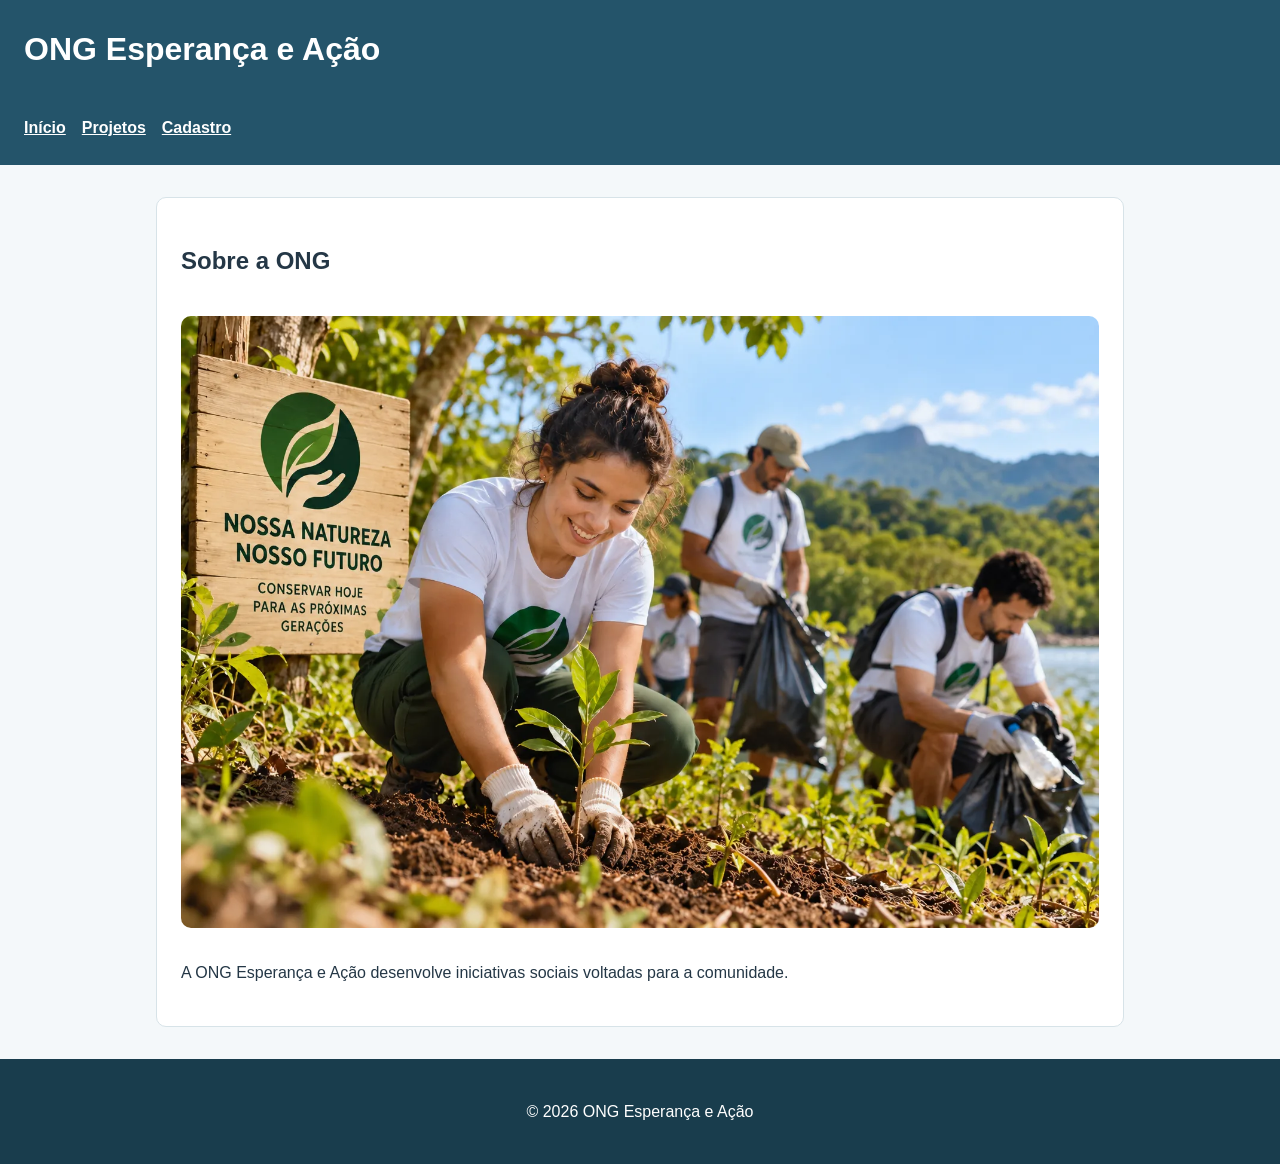
<file: html/index.html>
<!DOCTYPE html>
<html lang="pt-BR">
<head>
    <meta charset="UTF-8">
    <meta name="viewport" content="width=device-width, initial-scale=1.0">
    <title>ONG Esperança e Ação - Início</title>
    <link rel="stylesheet" href="../css/styles-final.css">
</head>
<body>
<header>
    <h1>ONG Esperança e Ação</h1>

    <nav aria-label="Navegação principal">

        <input type="checkbox" id="menu-toggle" class="menu-toggle">

        <label for="menu-toggle" class="menu-icon" aria-label="Abrir menu">
            ☰
        </label>

        <ul>
    <li><a href="#inicio" data-page="inicio">Início</a></li>

    <li class="dropdown">
        <a href="#projetos" data-page="projetos">Projetos</a>

        <ul class="submenu">
            <li><a href="#projetos" data-page="projetos">Campanhas de doação</a></li>
            <li><a href="#projetos" data-page="projetos">Voluntariado</a></li>
        </ul>
    </li>

    <li><a href="#cadastro" data-page="cadastro">Cadastro</a></li>
</ul>
    </nav>
</header>
<main id="app">
    <section>
        <h2>Sobre a ONG</h2>
        <img src="../imagens/ong1.webp" alt="Ilustração representando voluntários envolvidos em uma ação social">
        <p>Nossa ONG desenvolve projetos de proteção à natureza, promovendo ações de preservação, recuperação ambiental e conscientização. Contribuímos para um futuro mais sustentável por meio da participação da comunidade e do trabalho voluntário.</p>
    </section>

    <section>
        <h2>Entre em contato</h2>
        <p>E-mail: contato@ong.org.br</p>
        <p>Telefone: (79) 99999-9999</p>
        <p>Endereço: Rua E, 100 - Lagarto/SE</p>
    </section>
</main>
<footer>
    <p>&copy; 2026 ONG Esperança e Ação</p>
</footer>
    <script type="module" src="../js/main.js"></script>
</body>
</html>
</file>
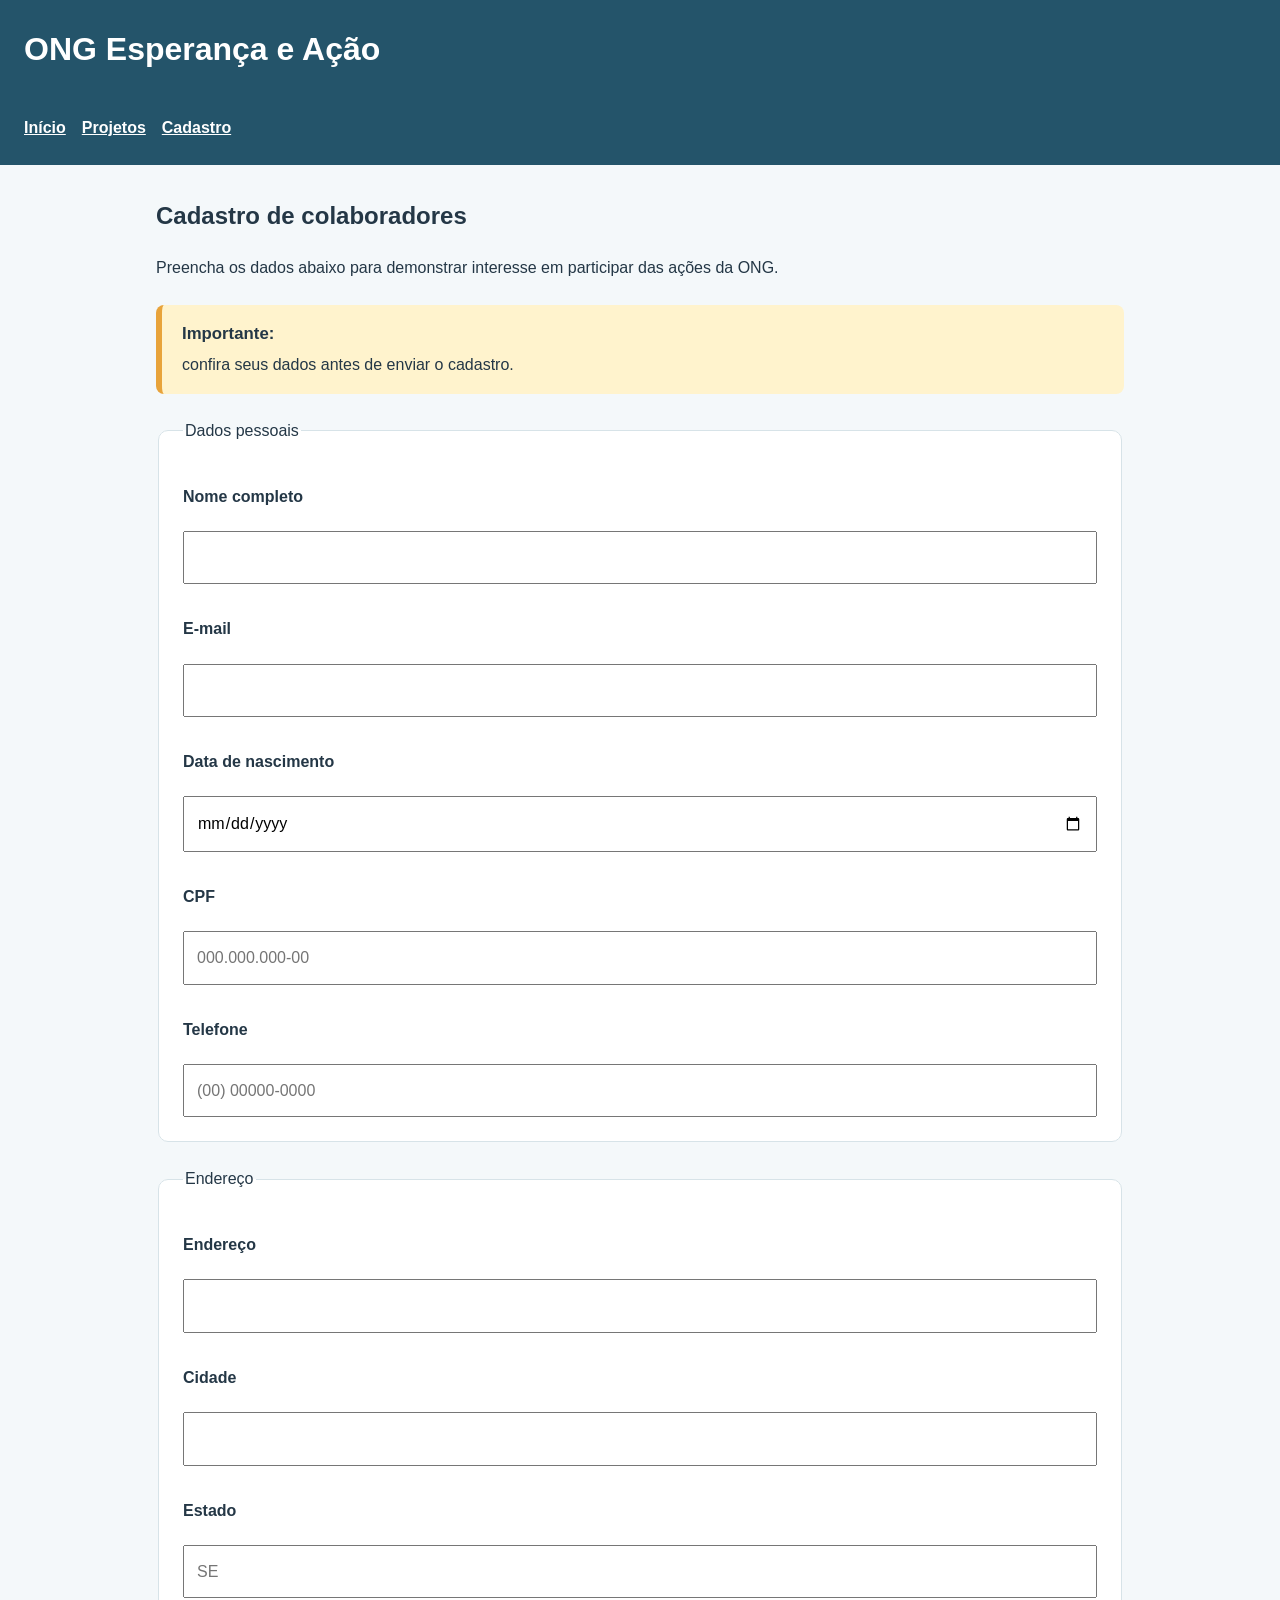
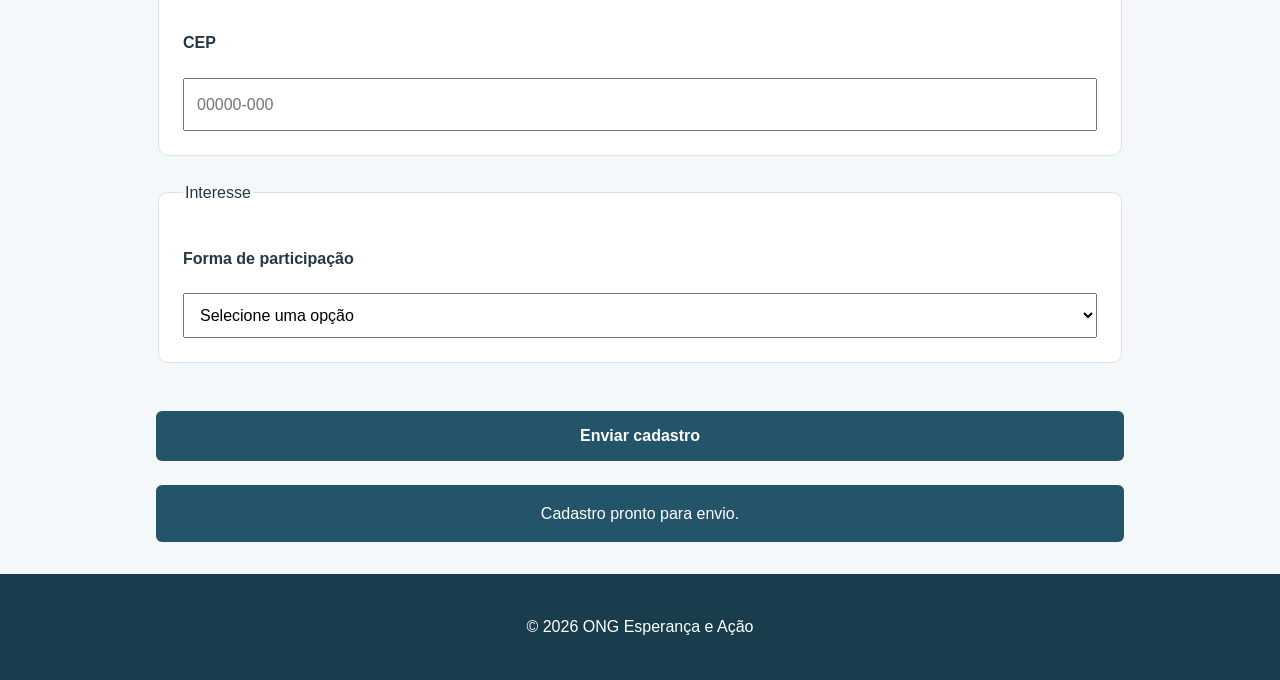
<file: html/cadastro.html>
<!DOCTYPE html>
<html lang="pt-BR">
<head>
    <meta charset="UTF-8">
    <meta name="viewport" content="width=device-width, initial-scale=1.0">
    <title>ONG Esperança e Ação - Cadastro</title>
    <link rel="stylesheet" href="../css/styles-final.css">
</head>
<body>
<header>
    <h1>ONG Esperança e Ação</h1>
    <nav aria-label="Navegação principal">

        <input type="checkbox" id="menu-toggle" class="menu-toggle">

        <label for="menu-toggle" class="menu-icon" aria-label="Abrir menu">
            ☰
        </label>

        <ul>
            <li><a href="index.html">Início</a></li>

            <li class="dropdown">
                <a href="projetos.html">Projetos</a>

                <ul class="submenu">
                    <li><a href="projetos.html#doacoes">Campanhas de doação</a></li>
                    <li><a href="projetos.html#voluntariado">Voluntariado</a></li>
                </ul>
            </li>

            <li><a href="cadastro.html">Cadastro</a></li>
        </ul>

    </nav>
</header>
<main>
    <h2>Cadastro de colaboradores</h2>
    <p>Preencha os dados abaixo para demonstrar interesse em participar das ações da ONG.</p>

    <div class="alerta">
    <strong>Importante:</strong>
    confira seus dados antes de enviar o cadastro.
    </div>

    <form id="form-cadastro" action="#" method="post">
        <fieldset>
            <legend>Dados pessoais</legend>

            <label for="nome">Nome completo</label>
            <input type="text" id="nome" name="nome" required>

            <label for="email">E-mail</label>
            <input type="email" id="email" name="email" required>

            <label for="nascimento">Data de nascimento</label>
            <input type="date" id="nascimento" name="nascimento">

            <label for="cpf">CPF</label>
            <input type="text" id="cpf" name="cpf"
                   pattern="[0-9]{3}\.[0-9]{3}\.[0-9]{3}-[0-9]{2}"
                   placeholder="000.000.000-00"
                   title="Formato: 000.000.000-00"
                   required>

            <label for="telefone">Telefone</label>
            <input type="tel" id="telefone" name="telefone"
                   pattern="\([0-9]{2}\) [0-9]{5}-[0-9]{4}"
                   placeholder="(00) 00000-0000"
                   title="Formato: (00) 00000-0000"
                   required>
        </fieldset>

        <fieldset>
            <legend>Endereço</legend>

            <label for="endereco">Endereço</label>
            <input type="text" id="endereco" name="endereco" required>

            <label for="cidade">Cidade</label>
            <input type="text" id="cidade" name="cidade" required>

            <label for="estado">Estado</label>
            <input type="text" id="estado" name="estado" maxlength="2"
                   placeholder="SE" required>

            <label for="cep">CEP</label>
            <input type="text" id="cep" name="cep"
                   pattern="[0-9]{5}-[0-9]{3}"
                   placeholder="00000-000"
                   title="Formato: 00000-000"
                   required>
        </fieldset>

        <fieldset>
            <legend>Interesse</legend>
            <label for="participacao">Forma de participação</label>
            <select id="participacao" name="participacao" required>
                <option value="">Selecione uma opção</option>
                <option value="voluntariado">Voluntariado</option>
                <option value="doacao">Doação</option>
                <option value="ambos">Doação e voluntariado</option>
            </select>
        </fieldset>

        <button type="submit" class="button">Enviar cadastro</button>
        <div class="toast" role="status">
        Cadastro pronto para envio.
        </div>
    </form>
</main>
<footer>
    <p>&copy; 2026 ONG Esperança e Ação</p>
</footer>
    <script src="../js/main.js" defer></script>
</body>
</html>
</file>
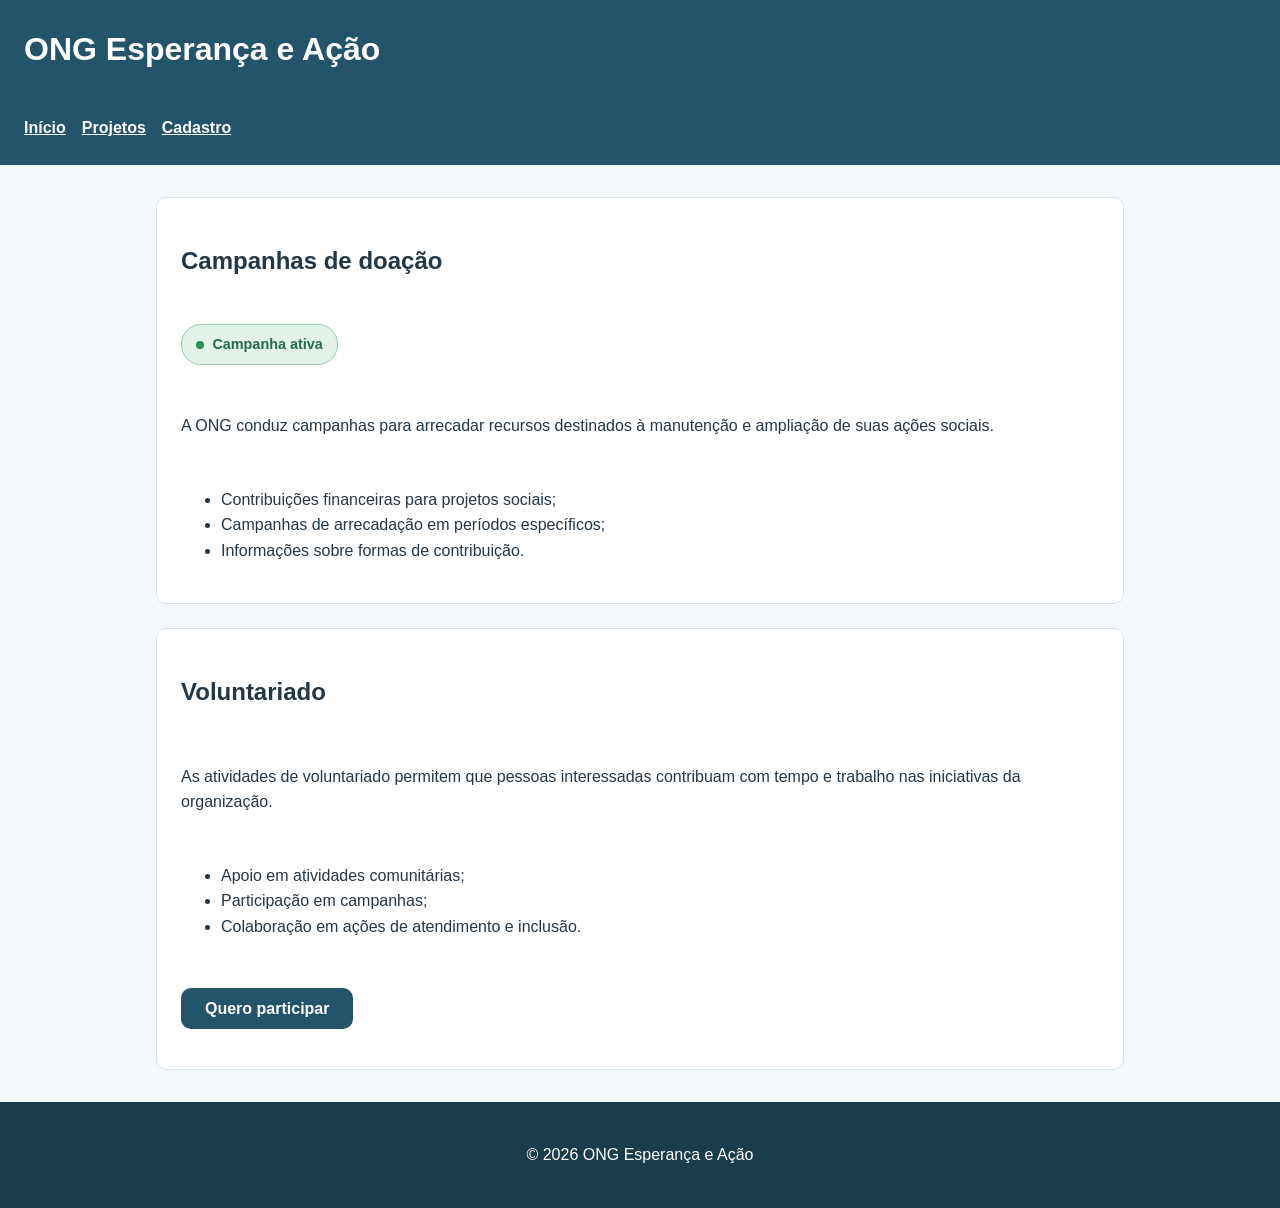
<file: html/projetos.html>
<!DOCTYPE html>
<html lang="pt-BR">
<head>
    <meta charset="UTF-8">
    <meta name="viewport" content="width=device-width, initial-scale=1.0">
    <title>ONG Esperança e Ação - Projetos</title>
    <link rel="stylesheet" href="../css/styles-final.css">
</head>
<body>
<header>
    <h1>ONG Esperança e Ação</h1>
    <nav aria-label="Navegação principal">

        <input type="checkbox" id="menu-toggle" class="menu-toggle">

        <label for="menu-toggle" class="menu-icon" aria-label="Abrir menu">
            ☰
        </label>

        <ul>
            <li><a href="index.html">Início</a></li>

            <li class="dropdown">
                <a href="projetos.html">Projetos</a>

                <ul class="submenu">
                    <li><a href="projetos.html#doacoes">Campanhas de doação</a></li>
                    <li><a href="projetos.html#voluntariado">Voluntariado</a></li>
                </ul>
            </li>

            <li><a href="cadastro.html">Cadastro</a></li>
        </ul>

    </nav>
</header>
<main>
    <section id="doacoes">
        <h2>Campanhas de doação</h2>
        <span class="badge">Campanha ativa</span>
        <p>A ONG conduz campanhas para arrecadar recursos destinados à manutenção e ampliação de suas ações sociais.</p>
        <ul>
            <li>Contribuições financeiras para projetos sociais;</li>
            <li>Campanhas de arrecadação em períodos específicos;</li>
            <li>Informações sobre formas de contribuição.</li>
        </ul>
    </section>

    <section id="voluntariado">
        <h2>Voluntariado</h2>
        <p>As atividades de voluntariado permitem que pessoas interessadas contribuam com tempo e trabalho nas iniciativas da organização.</p>
        <ul>
            <li>Apoio em atividades comunitárias;</li>
            <li>Participação em campanhas;</li>
            <li>Colaboração em ações de atendimento e inclusão.</li>
        </ul>
        <p><a href="cadastro.html" class="projeto-link">Quero participar</a></p>
    </section>
</main>
<footer>
    <p>&copy; 2026 ONG Esperança e Ação</p>
</footer>
    <script src="../js/main.js" defer></script>
</body>
</html>
</file>
<file: css/styles-final.css>
* {
    box-sizing: border-box;
}

:root {
    --cor-primaria: #24546a;
    --cor-primaria-escura: #193d4d;
    --cor-secundaria: #4f8a70;
    --cor-destaque: #e8a33a;
    --cor-texto: #243746;
    --cor-texto-secundario: #536b78;
    --cor-fundo: #f4f8fa;
    --cor-branco: #ffffff;
    --cor-borda: #d7e3e8;

    --fonte-base: Arial, sans-serif;

    --tamanho-h1: 2.5rem;
    --tamanho-h2: 2rem;
    --tamanho-h3: 1.5rem;
    --tamanho-h4: 1.25rem;
    --tamanho-texto: 1rem;

    --espaco-1: 0.25rem;
    --espaco-2: 0.5rem;
    --espaco-3: 1rem;
    --espaco-4: 1.5rem;
    --espaco-5: 2rem;
    --espaco-6: 3rem;
}

body {
    margin: 0;
    font-family: var(--fonte-base);
    line-height: 1.6;
    color: var(--cor-texto);
    background: var(--cor-fundo);
}

header {
    display: flex;
    flex-direction: column;
    gap: var(--espaco-3);
    background: var(--cor-primaria);
    color: var(--cor-branco);
    padding: var(--espaco-4);
}

header h1 {
    margin: 0 0 .5rem;
}

nav ul {
    list-style: none;
    display: flex;
    flex-wrap: wrap;
    gap: var(--espaco-3);
    padding: 0;
    margin: var(--espaco-3) 0 0;
}

/* Dropdown */
.dropdown {
    position: relative;
}

.submenu {
    display: none;
    position: absolute;
    top: 100%;
    left: 0;
    min-width: 200px;
    background: var(--cor-primaria);
    padding: var(--espaco-2);
    margin: 0;
    z-index: 10;
}

.dropdown:hover .submenu,
.dropdown:focus-within .submenu {
    display: block;
}

.submenu li {
    margin-bottom: var(--espaco-2);
}

.submenu a {
    display: block;
    padding: var(--espaco-2);
    color: var(--cor-branco);
}

.submenu a:hover {
    background: var(--cor-secundaria);
}

/* Menu hambúrguer */
.menu-toggle {
    display: none;
}

.menu-icon {
    display: none;
    font-size: 1.8rem;
    cursor: pointer;
}

nav a {
    color: var(--cor-branco);
    font-weight: bold;
}

main {
    max-width: 1000px;
    margin: var(--espaco-5) auto;
    padding: 0 var(--espaco-3);
}

section,
fieldset,
article {
    display: flex;
    flex-direction: column;
    gap: var(--espaco-3);
    background: var(--cor-branco);
    border: 1px solid var(--cor-borda);
    border-radius: 10px;
    padding: var(--espaco-4);
    margin-bottom: var(--espaco-4);
}

img {
    max-width: 100%;
    height: auto;
    border-radius: 10px;
}

.grid {
    display: grid;
    grid-template-columns: repeat(12, 1fr);
    gap: var(--espaco-3);
}

label {
    display: block;
    font-weight: bold;
    margin-top: 1rem;
}

input,
select,
button {
    width: 100%;
    padding: .75rem;
    margin-top: .35rem;
    font: inherit;
}

button {
    background: var(--cor-primaria);
    color: var(--cor-branco);
    border: 0;
    border-radius: 6px;
    cursor: pointer;
    margin-top: 1.5rem;
    font-weight: bold;
    transition: background 0.2s ease, transform 0.1s ease;
}

button:hover {
    background: var(--cor-secundaria);
}

button:focus {
    outline: 3px solid var(--cor-destaque);
    outline-offset: 2px;
}

button:active {
    transform: scale(0.98);
}

button:disabled {
    background: var(--cor-texto-secundario);
    cursor: not-allowed;
    opacity: 0.6;
}

small {
    color: var(--cor-texto-secundario);
}

footer {
    background: var(--cor-primaria-escura);
    color: var(--cor-branco);
    text-align: center;
    padding: 1.5rem;
}

a {
    color: var(--cor-primaria);
}

header a {
    color: var(--cor-branco);
}

.projeto-link {
    display: inline-block;
    padding: var(--espaco-2) var(--espaco-4);
    background: var(--cor-primaria);
    color: var(--cor-branco);
    text-decoration: none;
    border-radius: 10px;
    font-weight: bold;
}

.projeto-link:hover {
    background: var(--cor-secundaria);
}

/* Feedback: badge */
.badge {
    display: inline-flex;
    align-items: center;
    align-self: flex-start;
    padding: 0.5rem 0.9rem;
    background: #e2f3e9;
    color: #286a47;
    border: 1px solid #9bc9ad;
    border-radius: 20px;
    font-size: 0.9rem;
    font-weight: bold;
    margin: 0.5rem 0 1rem;
}

.badge::before {
    content: "";
    width: 8px;
    height: 8px;
    background: #2e8b57;
    border-radius: 50%;
    margin-right: 0.5rem;
}

/* Feedback: alerta */
.alerta {
    padding: 1rem 1.25rem;
    margin: 1.5rem 0;
    background: #fff3cd;
    border-left: 6px solid var(--cor-destaque);
    border-radius: 8px;
    color: var(--cor-texto);
    font-weight: 500;
}

.alerta strong {
    display: block;
    margin-bottom: 0.3rem;
    font-size: 1.05rem;
}

/* Feedback: toast */
.toast {
    margin-top: var(--espaco-4);
    padding: var(--espaco-3);
    background: var(--cor-primaria);
    color: var(--cor-branco);
    border-radius: 6px;
    text-align: center;
}

/* Foco e validação dos campos */
input:focus,
select:focus {
    outline: 2px solid var(--cor-primaria);
    border: 2px solid var(--cor-primaria);
}

input:focus:valid,
select:focus:valid {
    border: 2px solid var(--cor-secundaria);
}

input:focus:invalid,
select:focus:invalid {
    border: 2px solid #c0392b;
}

/* Responsividade */
@media (max-width: 1200px) {
    main {
        max-width: 900px;
    }
}

@media (max-width: 992px) {
    main {
        max-width: 800px;
    }
}

@media (max-width: 768px) {
    .grid {
        grid-template-columns: repeat(6, 1fr);
    }

    .menu-icon {
        display: block;
    }

    nav > ul {
        display: none;
        flex-direction: column;
        gap: var(--espaco-2);
    }

    .menu-toggle:checked + .menu-icon + ul {
        display: flex;
    }

    .submenu {
        position: static;
        display: block;
        padding-left: var(--espaco-3);
    }
}

@media (max-width: 576px) {
    .grid {
        grid-template-columns: repeat(4, 1fr);
    }

    header {
        padding: var(--espaco-3);
    }
}

@media (max-width: 400px) {
    .grid {
        grid-template-columns: 1fr;
    }

    main {
        padding: 0 var(--espaco-2);
    }
}
</file>
